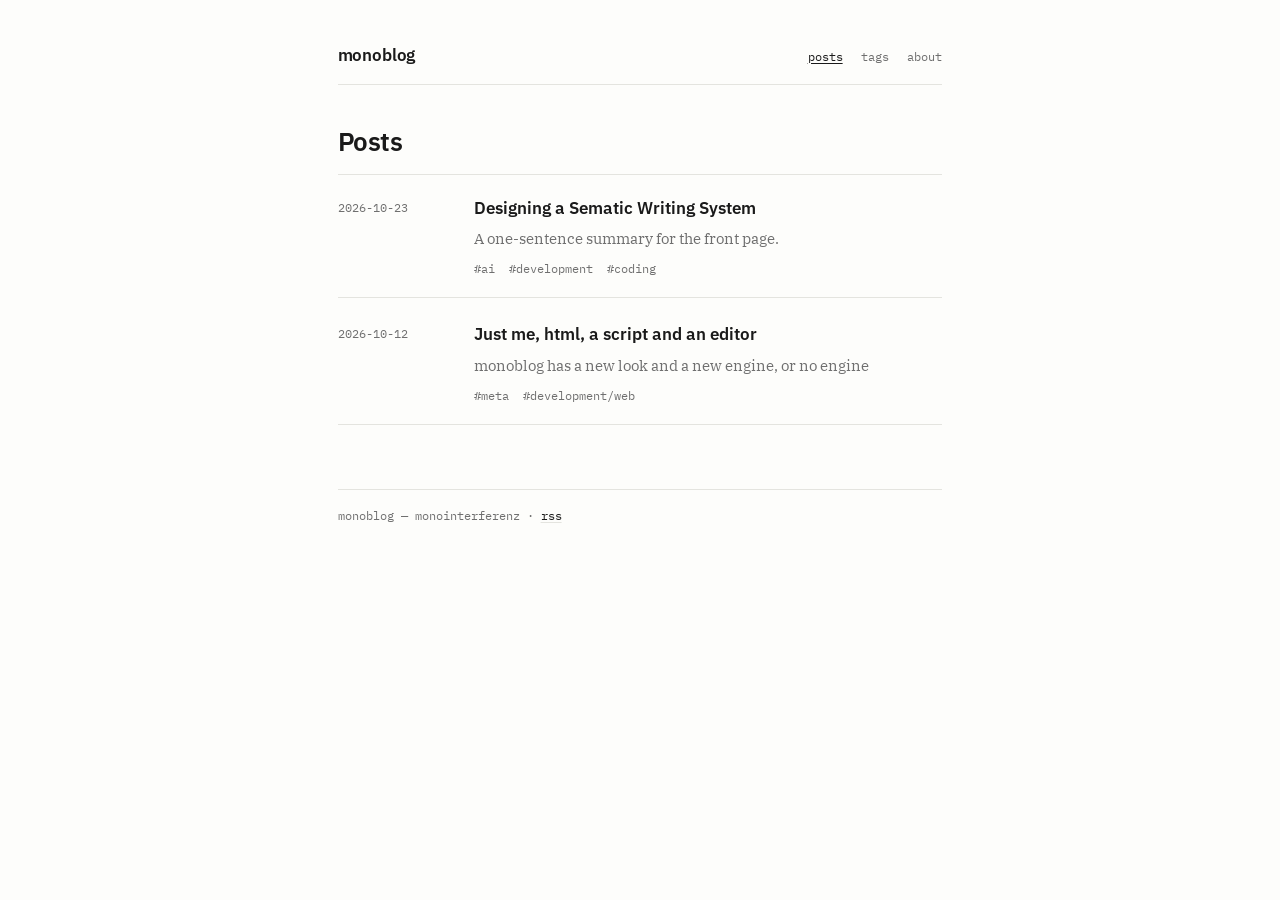
<file: index.html>
<!doctype html>
<html lang="en">
<head>
<meta charset="utf-8">
<meta name="viewport" content="width=device-width, initial-scale=1">
<meta name="color-scheme" content="light dark">
<title>monoblog — posts</title>
<meta name="generator" content="yoctoblog">
<link rel="preconnect" href="https://fonts.googleapis.com">
<link rel="preconnect" href="https://fonts.gstatic.com" crossorigin>
<link rel="stylesheet" href="https://fonts.googleapis.com/css2?family=IBM+Plex+Mono:wght@400;500&amp;family=IBM+Plex+Sans:wght@400;500;600&amp;family=IBM+Plex+Serif:ital,wght@0,400;0,600;1,400&amp;display=swap">
<link rel="alternate" type="application/rss+xml" title="monoblog" href="feed.xml">
<link rel="stylesheet" href="style.css">
</head>
<body>
<div class="wrap">
<header class="site-header">
  <a class="site-title" href="index.html">monoblog</a>
  <nav class="site-nav">
    <a href="index.html" aria-current="page">posts</a>
    <a href="tags/index.html">tags</a>
    <a href="about.html">about</a>
  </nav>
</header>
<main>
<h1 class="page-title">Posts</h1>
<ul class="post-list">
  <li class="post-item">
    <time class="post-date" datetime="2026-10-23">2026-10-23</time>
    <div class="post-main">
      <a class="post-title" href="posts/2026-10-23-designing_a_sematic_writing_system.html">Designing a Sematic Writing System</a>
      <p class="post-summary">A one-sentence summary for the front page.</p>
      <p class="post-tags"><a class="tag" href="tags/ai/index.html">#ai</a><a class="tag" href="tags/development/index.html">#development</a><a class="tag" href="tags/coding/index.html">#coding</a></p>
    </div>
  </li>
  <li class="post-item">
    <time class="post-date" datetime="2026-10-12">2026-10-12</time>
    <div class="post-main">
      <a class="post-title" href="posts/2026-10-12-me-html-editor.html">Just me, html, a script and an editor</a>
      <p class="post-summary">monoblog has a new look and a new engine, or no engine</p>
      <p class="post-tags"><a class="tag" href="tags/meta/index.html">#meta</a><a class="tag" href="tags/development/web/index.html">#development/web</a></p>
    </div>
  </li>
</ul>
</main>
<footer class="site-footer">
  <p>monoblog — monointerferenz · <a href="feed.xml">rss</a></p>
</footer>
</div>
</body>
</html>
</file>
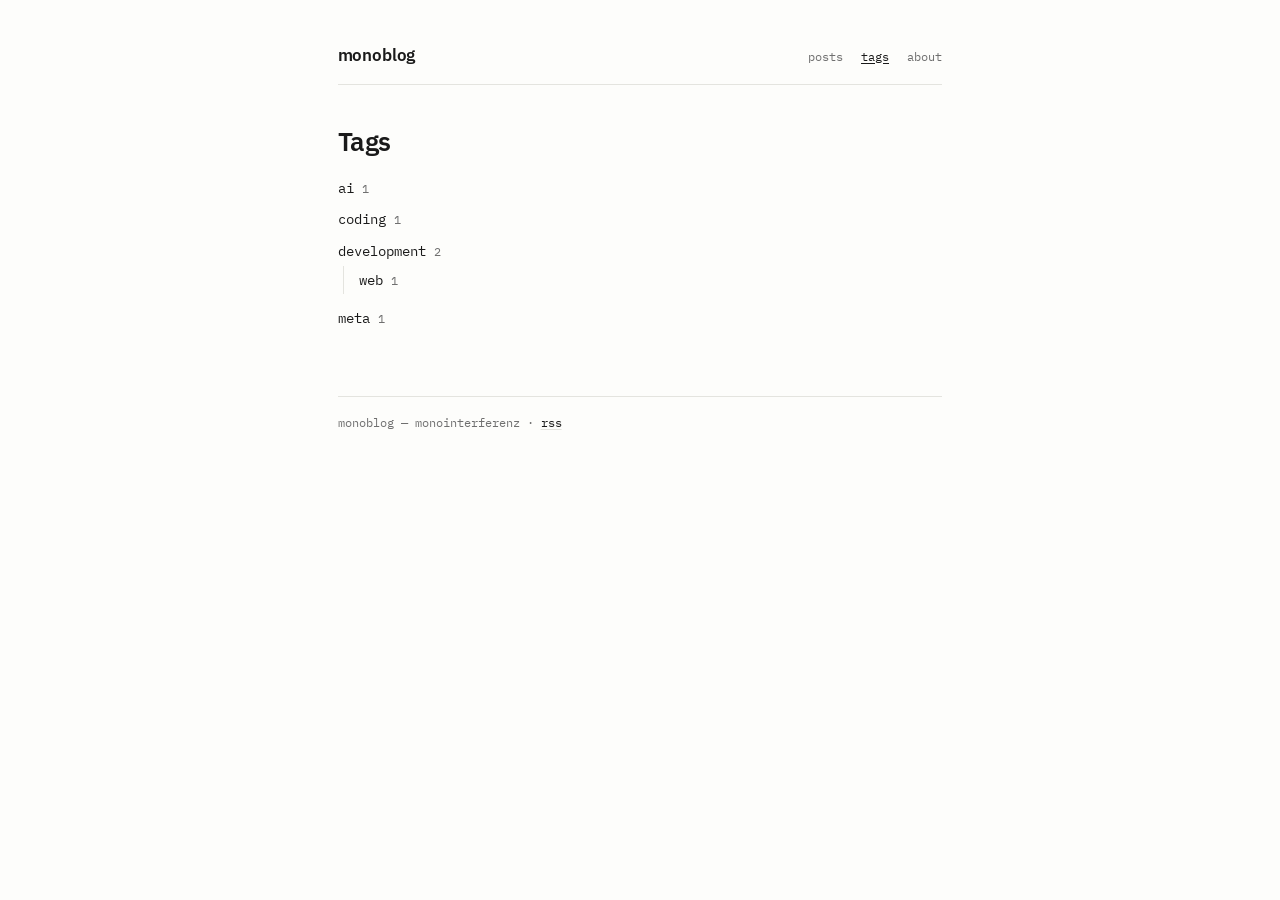
<file: tags/index.html>
<!doctype html>
<html lang="en">
<head>
<meta charset="utf-8">
<meta name="viewport" content="width=device-width, initial-scale=1">
<meta name="color-scheme" content="light dark">
<title>tags — monoblog</title>
<meta name="generator" content="yoctoblog">
<link rel="preconnect" href="https://fonts.googleapis.com">
<link rel="preconnect" href="https://fonts.gstatic.com" crossorigin>
<link rel="stylesheet" href="https://fonts.googleapis.com/css2?family=IBM+Plex+Mono:wght@400;500&amp;family=IBM+Plex+Sans:wght@400;500;600&amp;family=IBM+Plex+Serif:ital,wght@0,400;0,600;1,400&amp;display=swap">
<link rel="alternate" type="application/rss+xml" title="monoblog" href="../feed.xml">
<link rel="stylesheet" href="../style.css">
</head>
<body>
<div class="wrap">
<header class="site-header">
  <a class="site-title" href="../index.html">monoblog</a>
  <nav class="site-nav">
    <a href="../index.html">posts</a>
    <a href="../tags/index.html" aria-current="page">tags</a>
    <a href="../about.html">about</a>
  </nav>
</header>
<main>
<h1 class="page-title">Tags</h1>
<ul class="tag-tree">
  <li><a href="../tags/ai/index.html" title="ai">ai</a> <span class="tag-count">1</span></li>
  <li><a href="../tags/coding/index.html" title="coding">coding</a> <span class="tag-count">1</span></li>
  <li><a href="../tags/development/index.html" title="development">development</a> <span class="tag-count">2</span>
    <ul>
  <li><a href="../tags/development/web/index.html" title="development/web">web</a> <span class="tag-count">1</span></li>
    </ul></li>
  <li><a href="../tags/meta/index.html" title="meta">meta</a> <span class="tag-count">1</span></li>
</ul>
</main>
<footer class="site-footer">
  <p>monoblog — monointerferenz · <a href="../feed.xml">rss</a></p>
</footer>
</div>
</body>
</html>
</file>
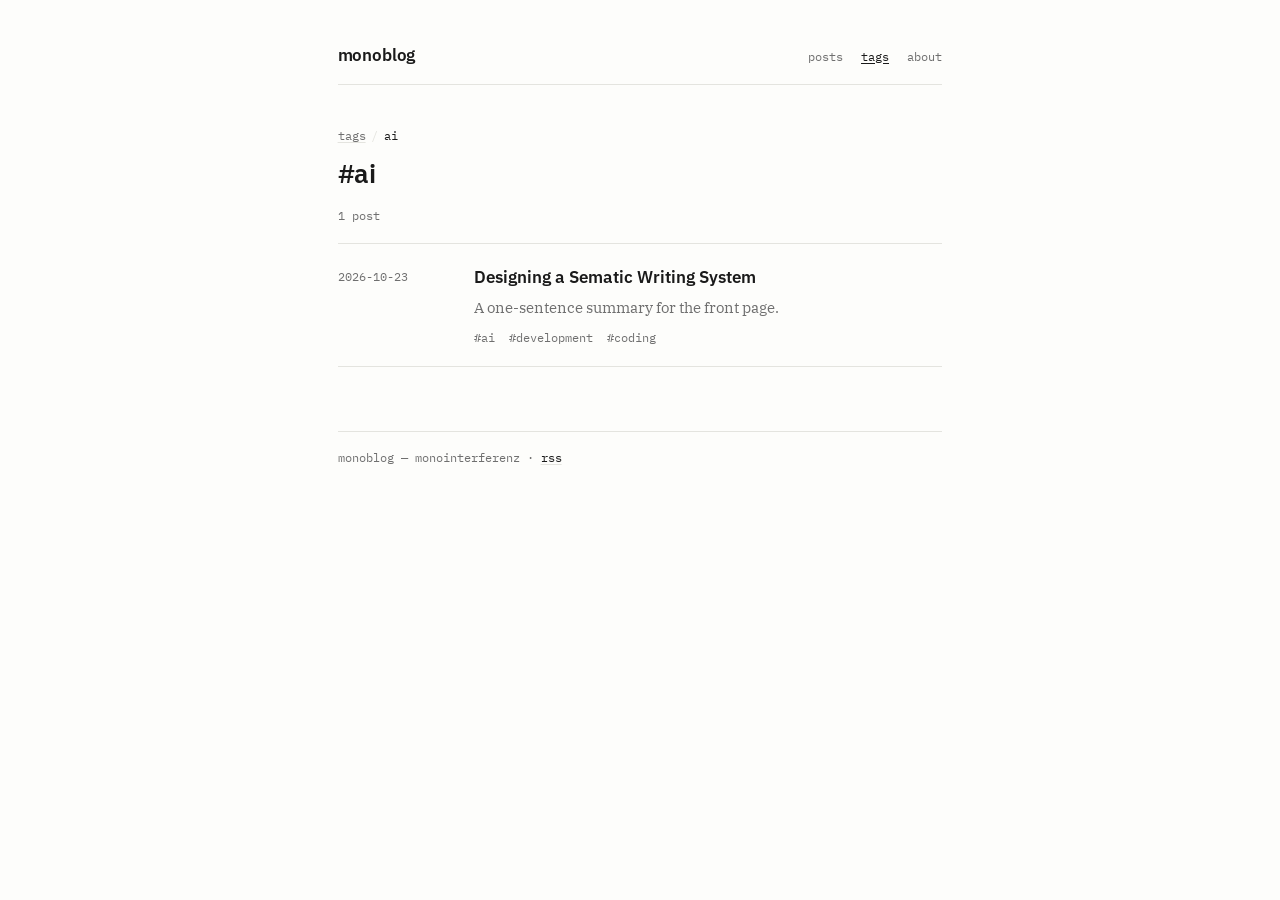
<file: tags/ai/index.html>
<!doctype html>
<html lang="en">
<head>
<meta charset="utf-8">
<meta name="viewport" content="width=device-width, initial-scale=1">
<meta name="color-scheme" content="light dark">
<title>#ai — monoblog</title>
<meta name="generator" content="yoctoblog">
<link rel="preconnect" href="https://fonts.googleapis.com">
<link rel="preconnect" href="https://fonts.gstatic.com" crossorigin>
<link rel="stylesheet" href="https://fonts.googleapis.com/css2?family=IBM+Plex+Mono:wght@400;500&amp;family=IBM+Plex+Sans:wght@400;500;600&amp;family=IBM+Plex+Serif:ital,wght@0,400;0,600;1,400&amp;display=swap">
<link rel="alternate" type="application/rss+xml" title="monoblog" href="../../feed.xml">
<link rel="stylesheet" href="../../style.css">
</head>
<body>
<div class="wrap">
<header class="site-header">
  <a class="site-title" href="../../index.html">monoblog</a>
  <nav class="site-nav">
    <a href="../../index.html">posts</a>
    <a href="../../tags/index.html" aria-current="page">tags</a>
    <a href="../../about.html">about</a>
  </nav>
</header>
<main>
<nav class="breadcrumb"><a href="../../tags/index.html">tags</a><span class="sep">/</span><span class="current">ai</span></nav>
<h1 class="page-title">#ai</h1>
<p class="tag-count">1 post</p>
<ul class="post-list">
  <li class="post-item">
    <time class="post-date" datetime="2026-10-23">2026-10-23</time>
    <div class="post-main">
      <a class="post-title" href="../../posts/2026-10-23-designing_a_sematic_writing_system.html">Designing a Sematic Writing System</a>
      <p class="post-summary">A one-sentence summary for the front page.</p>
      <p class="post-tags"><a class="tag" href="../../tags/ai/index.html">#ai</a><a class="tag" href="../../tags/development/index.html">#development</a><a class="tag" href="../../tags/coding/index.html">#coding</a></p>
    </div>
  </li>
</ul>
</main>
<footer class="site-footer">
  <p>monoblog — monointerferenz · <a href="../../feed.xml">rss</a></p>
</footer>
</div>
</body>
</html>
</file>
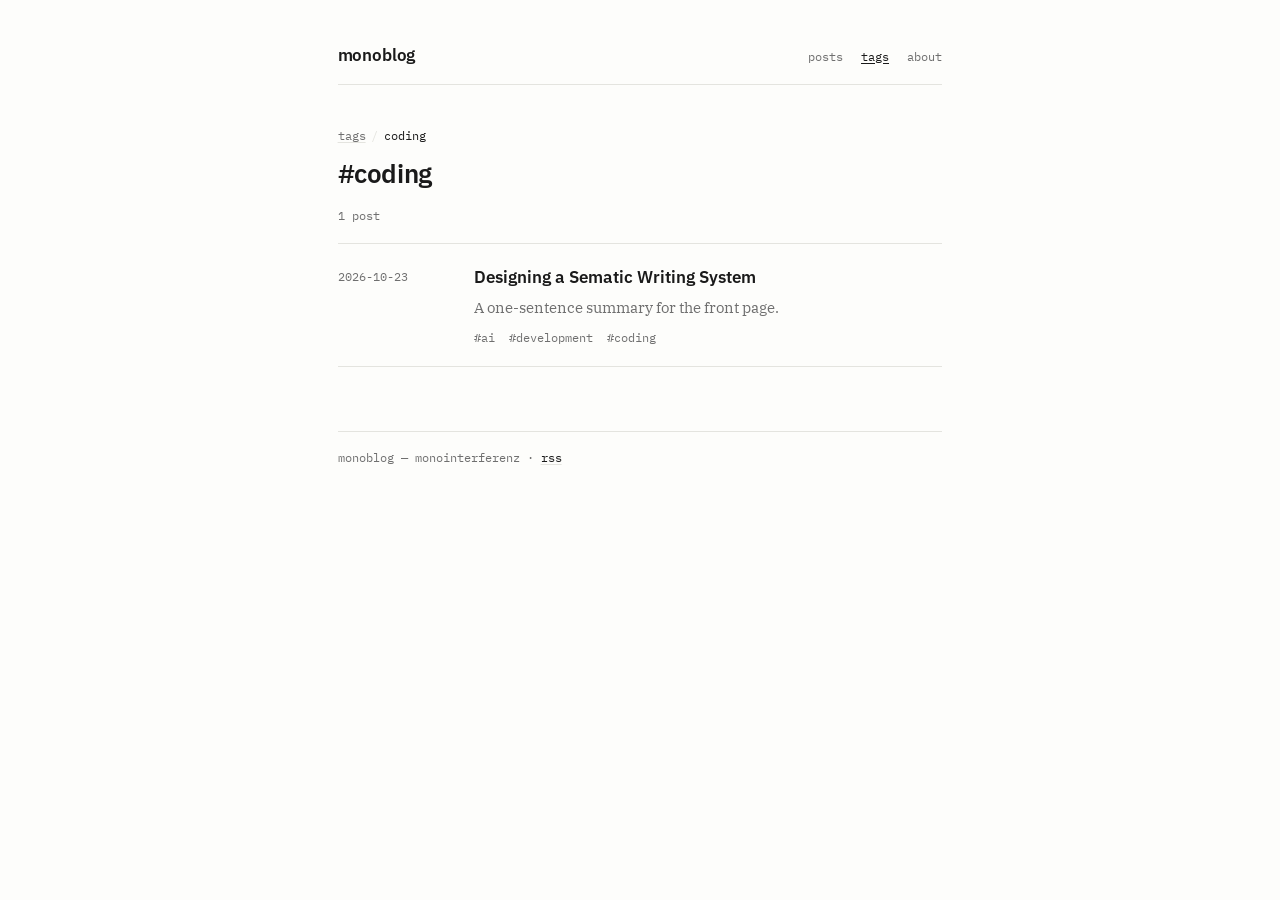
<file: tags/coding/index.html>
<!doctype html>
<html lang="en">
<head>
<meta charset="utf-8">
<meta name="viewport" content="width=device-width, initial-scale=1">
<meta name="color-scheme" content="light dark">
<title>#coding — monoblog</title>
<meta name="generator" content="yoctoblog">
<link rel="preconnect" href="https://fonts.googleapis.com">
<link rel="preconnect" href="https://fonts.gstatic.com" crossorigin>
<link rel="stylesheet" href="https://fonts.googleapis.com/css2?family=IBM+Plex+Mono:wght@400;500&amp;family=IBM+Plex+Sans:wght@400;500;600&amp;family=IBM+Plex+Serif:ital,wght@0,400;0,600;1,400&amp;display=swap">
<link rel="alternate" type="application/rss+xml" title="monoblog" href="../../feed.xml">
<link rel="stylesheet" href="../../style.css">
</head>
<body>
<div class="wrap">
<header class="site-header">
  <a class="site-title" href="../../index.html">monoblog</a>
  <nav class="site-nav">
    <a href="../../index.html">posts</a>
    <a href="../../tags/index.html" aria-current="page">tags</a>
    <a href="../../about.html">about</a>
  </nav>
</header>
<main>
<nav class="breadcrumb"><a href="../../tags/index.html">tags</a><span class="sep">/</span><span class="current">coding</span></nav>
<h1 class="page-title">#coding</h1>
<p class="tag-count">1 post</p>
<ul class="post-list">
  <li class="post-item">
    <time class="post-date" datetime="2026-10-23">2026-10-23</time>
    <div class="post-main">
      <a class="post-title" href="../../posts/2026-10-23-designing_a_sematic_writing_system.html">Designing a Sematic Writing System</a>
      <p class="post-summary">A one-sentence summary for the front page.</p>
      <p class="post-tags"><a class="tag" href="../../tags/ai/index.html">#ai</a><a class="tag" href="../../tags/development/index.html">#development</a><a class="tag" href="../../tags/coding/index.html">#coding</a></p>
    </div>
  </li>
</ul>
</main>
<footer class="site-footer">
  <p>monoblog — monointerferenz · <a href="../../feed.xml">rss</a></p>
</footer>
</div>
</body>
</html>
</file>
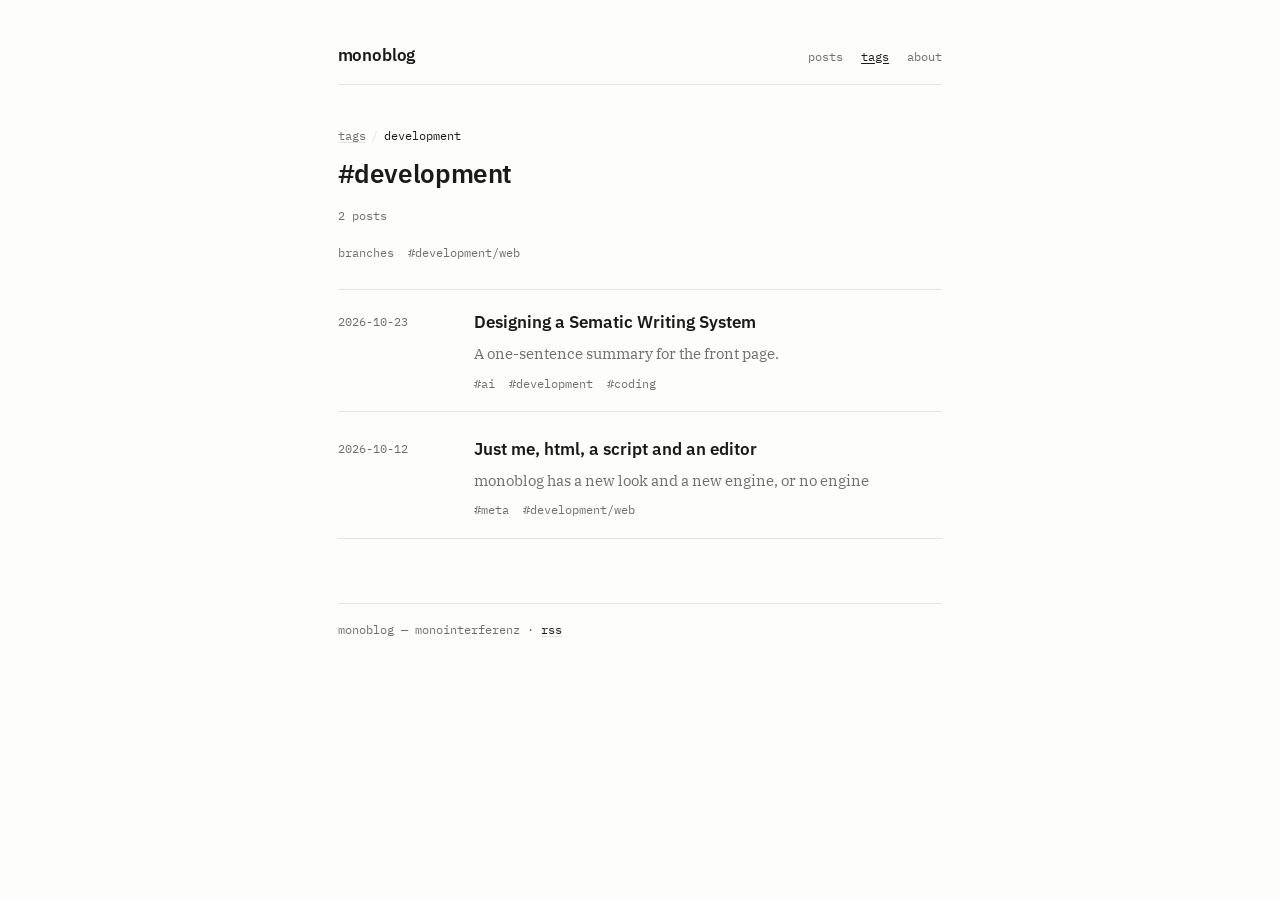
<file: tags/development/index.html>
<!doctype html>
<html lang="en">
<head>
<meta charset="utf-8">
<meta name="viewport" content="width=device-width, initial-scale=1">
<meta name="color-scheme" content="light dark">
<title>#development — monoblog</title>
<meta name="generator" content="yoctoblog">
<link rel="preconnect" href="https://fonts.googleapis.com">
<link rel="preconnect" href="https://fonts.gstatic.com" crossorigin>
<link rel="stylesheet" href="https://fonts.googleapis.com/css2?family=IBM+Plex+Mono:wght@400;500&amp;family=IBM+Plex+Sans:wght@400;500;600&amp;family=IBM+Plex+Serif:ital,wght@0,400;0,600;1,400&amp;display=swap">
<link rel="alternate" type="application/rss+xml" title="monoblog" href="../../feed.xml">
<link rel="stylesheet" href="../../style.css">
</head>
<body>
<div class="wrap">
<header class="site-header">
  <a class="site-title" href="../../index.html">monoblog</a>
  <nav class="site-nav">
    <a href="../../index.html">posts</a>
    <a href="../../tags/index.html" aria-current="page">tags</a>
    <a href="../../about.html">about</a>
  </nav>
</header>
<main>
<nav class="breadcrumb"><a href="../../tags/index.html">tags</a><span class="sep">/</span><span class="current">development</span></nav>
<h1 class="page-title">#development</h1>
<p class="tag-count">2 posts</p>
<p class="subtags"><span class="label">branches</span> <a class="tag" href="../../tags/development/web/index.html">#development/web</a></p>
<ul class="post-list">
  <li class="post-item">
    <time class="post-date" datetime="2026-10-23">2026-10-23</time>
    <div class="post-main">
      <a class="post-title" href="../../posts/2026-10-23-designing_a_sematic_writing_system.html">Designing a Sematic Writing System</a>
      <p class="post-summary">A one-sentence summary for the front page.</p>
      <p class="post-tags"><a class="tag" href="../../tags/ai/index.html">#ai</a><a class="tag" href="../../tags/development/index.html">#development</a><a class="tag" href="../../tags/coding/index.html">#coding</a></p>
    </div>
  </li>
  <li class="post-item">
    <time class="post-date" datetime="2026-10-12">2026-10-12</time>
    <div class="post-main">
      <a class="post-title" href="../../posts/2026-10-12-me-html-editor.html">Just me, html, a script and an editor</a>
      <p class="post-summary">monoblog has a new look and a new engine, or no engine</p>
      <p class="post-tags"><a class="tag" href="../../tags/meta/index.html">#meta</a><a class="tag" href="../../tags/development/web/index.html">#development/web</a></p>
    </div>
  </li>
</ul>
</main>
<footer class="site-footer">
  <p>monoblog — monointerferenz · <a href="../../feed.xml">rss</a></p>
</footer>
</div>
</body>
</html>
</file>
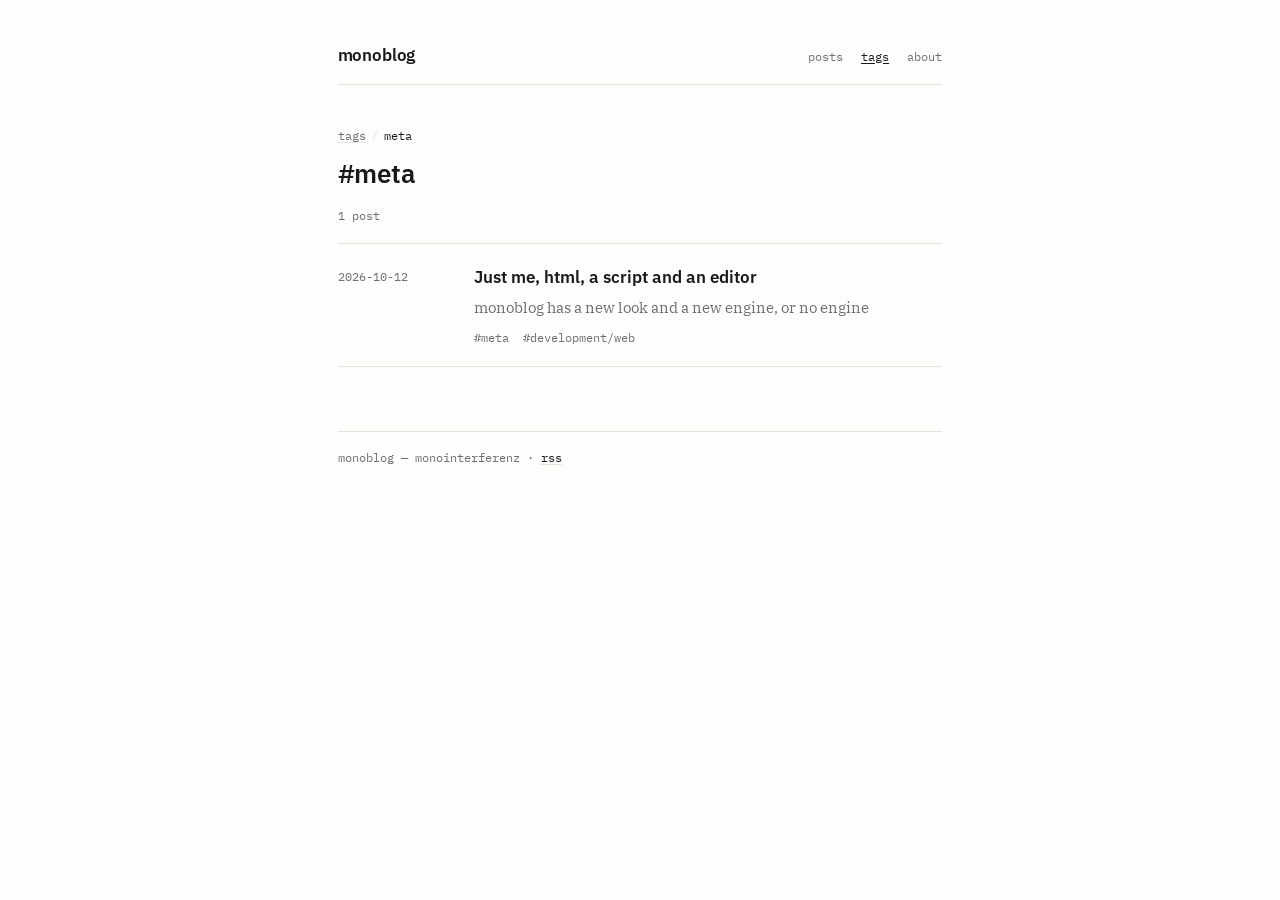
<file: tags/meta/index.html>
<!doctype html>
<html lang="en">
<head>
<meta charset="utf-8">
<meta name="viewport" content="width=device-width, initial-scale=1">
<meta name="color-scheme" content="light dark">
<title>#meta — monoblog</title>
<meta name="generator" content="yoctoblog">
<link rel="preconnect" href="https://fonts.googleapis.com">
<link rel="preconnect" href="https://fonts.gstatic.com" crossorigin>
<link rel="stylesheet" href="https://fonts.googleapis.com/css2?family=IBM+Plex+Mono:wght@400;500&amp;family=IBM+Plex+Sans:wght@400;500;600&amp;family=IBM+Plex+Serif:ital,wght@0,400;0,600;1,400&amp;display=swap">
<link rel="alternate" type="application/rss+xml" title="monoblog" href="../../feed.xml">
<link rel="stylesheet" href="../../style.css">
</head>
<body>
<div class="wrap">
<header class="site-header">
  <a class="site-title" href="../../index.html">monoblog</a>
  <nav class="site-nav">
    <a href="../../index.html">posts</a>
    <a href="../../tags/index.html" aria-current="page">tags</a>
    <a href="../../about.html">about</a>
  </nav>
</header>
<main>
<nav class="breadcrumb"><a href="../../tags/index.html">tags</a><span class="sep">/</span><span class="current">meta</span></nav>
<h1 class="page-title">#meta</h1>
<p class="tag-count">1 post</p>
<ul class="post-list">
  <li class="post-item">
    <time class="post-date" datetime="2026-10-12">2026-10-12</time>
    <div class="post-main">
      <a class="post-title" href="../../posts/2026-10-12-me-html-editor.html">Just me, html, a script and an editor</a>
      <p class="post-summary">monoblog has a new look and a new engine, or no engine</p>
      <p class="post-tags"><a class="tag" href="../../tags/meta/index.html">#meta</a><a class="tag" href="../../tags/development/web/index.html">#development/web</a></p>
    </div>
  </li>
</ul>
</main>
<footer class="site-footer">
  <p>monoblog — monointerferenz · <a href="../../feed.xml">rss</a></p>
</footer>
</div>
</body>
</html>
</file>
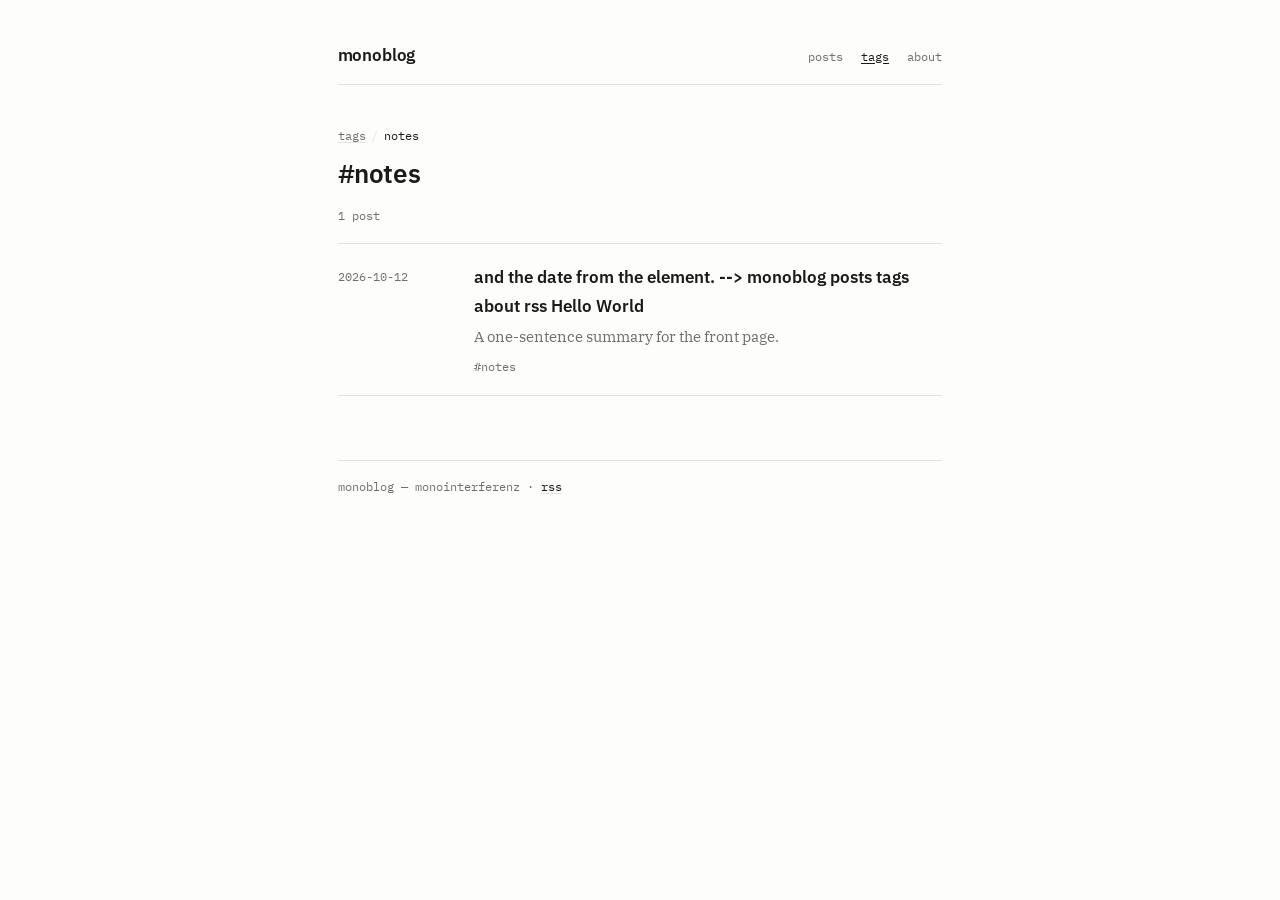
<file: tags/notes/index.html>
<!doctype html>
<html lang="en">
<head>
<meta charset="utf-8">
<meta name="viewport" content="width=device-width, initial-scale=1">
<meta name="color-scheme" content="light dark">
<title>#notes — monoblog</title>
<meta name="generator" content="yoctoblog">
<link rel="preconnect" href="https://fonts.googleapis.com">
<link rel="preconnect" href="https://fonts.gstatic.com" crossorigin>
<link rel="stylesheet" href="https://fonts.googleapis.com/css2?family=IBM+Plex+Mono:wght@400;500&amp;family=IBM+Plex+Sans:wght@400;500;600&amp;family=IBM+Plex+Serif:ital,wght@0,400;0,600;1,400&amp;display=swap">
<link rel="alternate" type="application/rss+xml" title="monoblog" href="../../feed.xml">
<link rel="stylesheet" href="../../style.css">
</head>
<body>
<div class="wrap">
<header class="site-header">
  <a class="site-title" href="../../index.html">monoblog</a>
  <nav class="site-nav">
    <a href="../../index.html">posts</a>
    <a href="../../tags/index.html" aria-current="page">tags</a>
    <a href="../../about.html">about</a>
  </nav>
</header>
<main>
<nav class="breadcrumb"><a href="../../tags/index.html">tags</a><span class="sep">/</span><span class="current">notes</span></nav>
<h1 class="page-title">#notes</h1>
<p class="tag-count">1 post</p>
<ul class="post-list">
  <li class="post-item">
    <time class="post-date" datetime="2026-10-12">2026-10-12</time>
    <div class="post-main">
      <a class="post-title" href="../../posts/2026-10-12-hello-world.html">and the date from the element. --&gt; monoblog posts tags about rss Hello World</a>
      <p class="post-summary">A one-sentence summary for the front page.</p>
      <p class="post-tags"><a class="tag" href="../../tags/notes/index.html">#notes</a></p>
    </div>
  </li>
</ul>
</main>
<footer class="site-footer">
  <p>monoblog — monointerferenz · <a href="../../feed.xml">rss</a></p>
</footer>
</div>
</body>
</html>
</file>
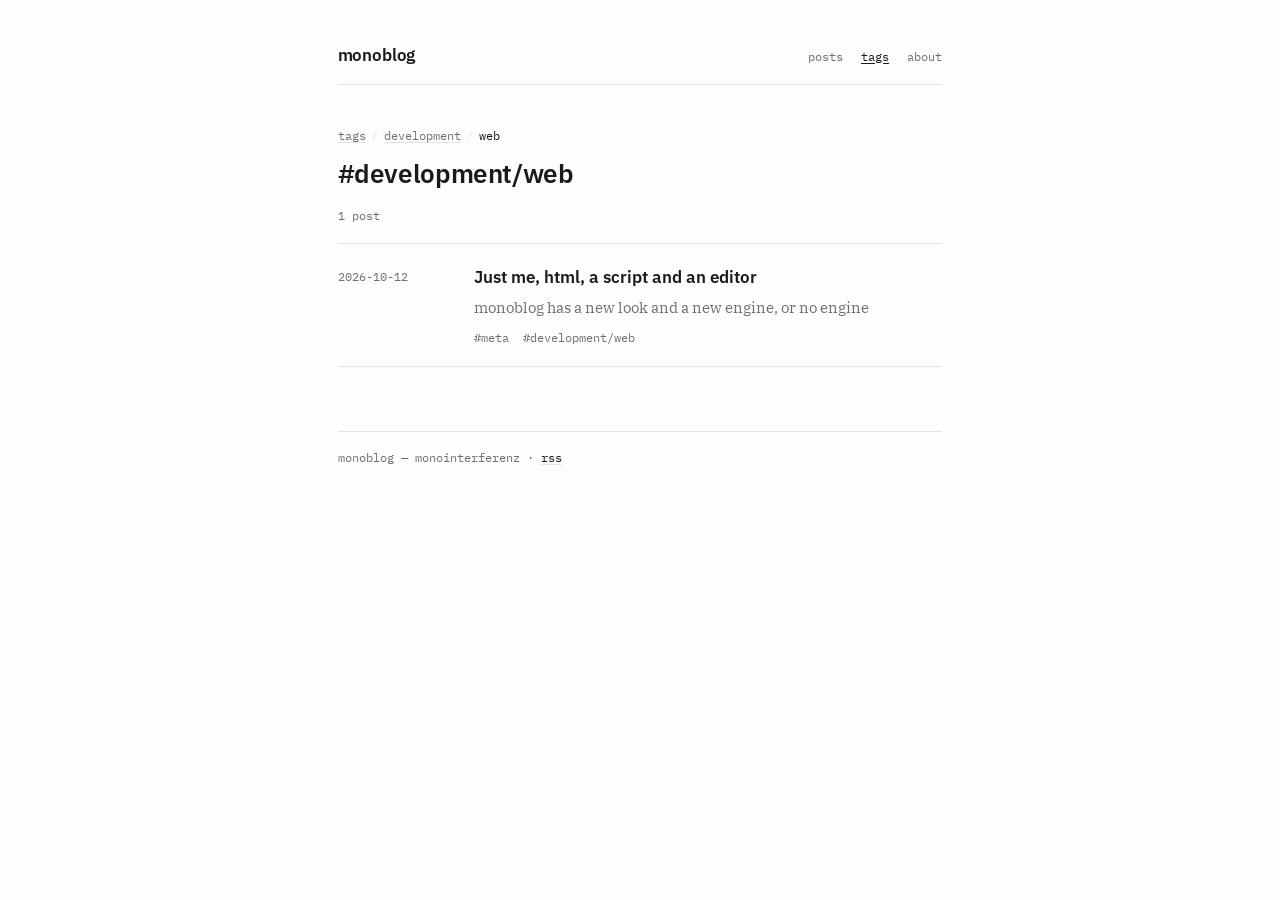
<file: tags/development/web/index.html>
<!doctype html>
<html lang="en">
<head>
<meta charset="utf-8">
<meta name="viewport" content="width=device-width, initial-scale=1">
<meta name="color-scheme" content="light dark">
<title>#development/web — monoblog</title>
<meta name="generator" content="yoctoblog">
<link rel="preconnect" href="https://fonts.googleapis.com">
<link rel="preconnect" href="https://fonts.gstatic.com" crossorigin>
<link rel="stylesheet" href="https://fonts.googleapis.com/css2?family=IBM+Plex+Mono:wght@400;500&amp;family=IBM+Plex+Sans:wght@400;500;600&amp;family=IBM+Plex+Serif:ital,wght@0,400;0,600;1,400&amp;display=swap">
<link rel="alternate" type="application/rss+xml" title="monoblog" href="../../../feed.xml">
<link rel="stylesheet" href="../../../style.css">
</head>
<body>
<div class="wrap">
<header class="site-header">
  <a class="site-title" href="../../../index.html">monoblog</a>
  <nav class="site-nav">
    <a href="../../../index.html">posts</a>
    <a href="../../../tags/index.html" aria-current="page">tags</a>
    <a href="../../../about.html">about</a>
  </nav>
</header>
<main>
<nav class="breadcrumb"><a href="../../../tags/index.html">tags</a><span class="sep">/</span><a href="../../../tags/development/index.html">development</a><span class="sep">/</span><span class="current">web</span></nav>
<h1 class="page-title">#development/web</h1>
<p class="tag-count">1 post</p>
<ul class="post-list">
  <li class="post-item">
    <time class="post-date" datetime="2026-10-12">2026-10-12</time>
    <div class="post-main">
      <a class="post-title" href="../../../posts/2026-10-12-me-html-editor.html">Just me, html, a script and an editor</a>
      <p class="post-summary">monoblog has a new look and a new engine, or no engine</p>
      <p class="post-tags"><a class="tag" href="../../../tags/meta/index.html">#meta</a><a class="tag" href="../../../tags/development/web/index.html">#development/web</a></p>
    </div>
  </li>
</ul>
</main>
<footer class="site-footer">
  <p>monoblog — monointerferenz · <a href="../../../feed.xml">rss</a></p>
</footer>
</div>
</body>
</html>
</file>
<file: style.css>
/* ---------------------------------------------------------------------------
   yoctoblog — a small, nearly-plaintext stylesheet
   Fonts: IBM Plex Sans / Serif / Mono (loaded from the CDN in each page head)
   --------------------------------------------------------------------------- */

:root {
  --sans: "IBM Plex Sans", system-ui, -apple-system, "Segoe UI", sans-serif;
  --serif: "IBM Plex Serif", Georgia, "Times New Roman", serif;
  --mono: "IBM Plex Mono", ui-monospace, SFMono-Regular, Menlo, monospace;

  --bg: #fdfdfb;
  --fg: #1a1a1a;
  --muted: #6f6f6f;
  --rule: #e4e4df;
  --accent: #0b5fce;

  --measure: 41rem;
  --pad: clamp(1.1rem, 4vw, 1.6rem);
}

@media (prefers-color-scheme: dark) {
  :root {
    --bg: #121212;
    --fg: #e7e7e3;
    --muted: #9b9b96;
    --rule: #2c2c2c;
    --accent: #8ab4ff;
  }
}

*,
*::before,
*::after { box-sizing: border-box; }

html { -webkit-text-size-adjust: 100%; }

body {
  margin: 0;
  background: var(--bg);
  color: var(--fg);
  font-family: var(--serif);
  font-size: clamp(1rem, 0.96rem + 0.2vw, 1.09rem);
  line-height: 1.65;
  overflow-wrap: break-word;
  text-rendering: optimizeLegibility;
  -webkit-font-smoothing: antialiased;
}

.wrap {
  max-width: var(--measure);
  margin: 0 auto;
  padding: 2.6rem var(--pad) 5rem;
}

.video-container {
  position: relative;
  padding-bottom: 56.25%; /* 16:9 */
  height: 0;
}
.video-container iframe {
  position: absolute;
  top: 0;
  left: 0;
  width: 100%;
  height: 100%;
}

/* --- links ---------------------------------------------------------------- */

a {
  color: var(--fg);
  text-decoration: underline;
  text-decoration-color: var(--rule);
  text-decoration-thickness: 0.06em;
  text-underline-offset: 0.16em;
}
a:hover { text-decoration-color: currentColor; }

:focus-visible {
  outline: 2px solid var(--accent);
  outline-offset: 2px;
  border-radius: 2px;
}

::selection { background: var(--accent); color: #fff; }

/* --- header / footer ------------------------------------------------------ */

.site-header {
  display: flex;
  flex-wrap: wrap;
  align-items: baseline;
  justify-content: space-between;
  gap: 0.5rem 1.5rem;
  padding-bottom: 0.9rem;
  margin-bottom: 2.6rem;
  border-bottom: 1px solid var(--rule);
}

.site-title {
  font-family: var(--sans);
  font-weight: 600;
  font-size: 1.05rem;
  letter-spacing: -0.01em;
  text-decoration: none;
}
.site-title:hover { text-decoration: underline; }

.site-nav {
  display: flex;
  gap: 1.15rem;
  font-family: var(--mono);
  font-size: 0.78rem;
}
.site-nav a { color: var(--muted); text-decoration: none; }
.site-nav a:hover,
.site-nav a[aria-current="page"] { color: var(--fg); text-decoration: underline; }

.site-footer {
  margin-top: 4rem;
  padding-top: 1rem;
  border-top: 1px solid var(--rule);
  font-family: var(--mono);
  font-size: 0.74rem;
  color: var(--muted);
}
.site-footer p { margin: 0; }

/* --- typography ----------------------------------------------------------- */

h1, h2, h3, h4 {
  font-family: var(--sans);
  font-weight: 600;
  line-height: 1.25;
  letter-spacing: -0.015em;
}
h1 { font-size: 1.6rem; margin: 0 0 1rem; }
h2 { font-size: 1.24rem; margin: 2.3rem 0 0.7rem; }
h3 { font-size: 1.05rem; margin: 1.8rem 0 0.5rem; }
p { margin: 0 0 1.1rem; }
ul, ol { margin: 0 0 1.1rem; padding-left: 1.4rem; }
li { margin: 0.25rem 0; }
hr { border: 0; border-top: 1px solid var(--rule); margin: 2.5rem 0; }
.muted { color: var(--muted); }

blockquote {
  margin: 1.5rem 0;
  padding: 0.1rem 0 0.1rem 1.1rem;
  border-left: 2px solid var(--rule);
  color: var(--muted);
}
blockquote p:last-child { margin-bottom: 0; }

img, svg, video { max-width: 100%; height: auto; }

figure { margin: 1.6rem 0; }
figcaption {
  margin-top: 0.45rem;
  font-family: var(--mono);
  font-size: 0.74rem;
  color: var(--muted);
}

table { width: 100%; border-collapse: collapse; font-size: 0.92rem; }
th, td { text-align: left; padding: 0.4rem 0.6rem; border-bottom: 1px solid var(--rule); }

code, kbd, samp { font-family: var(--mono); font-size: 0.85em; }
code { background: rgba(0, 0, 0, 0.045); padding: 0.08em 0.32em; border-radius: 3px; }
pre {
  font-family: var(--mono);
  font-size: 0.82rem;
  line-height: 1.55;
  background: rgba(0, 0, 0, 0.04);
  border-radius: 4px;
  padding: 0.9rem 1rem;
  margin: 0 0 1.2rem;
  overflow-x: auto;
}
pre code { background: none; padding: 0; font-size: inherit; }

@media (prefers-color-scheme: dark) {
  code { background: rgba(255, 255, 255, 0.08); }
  pre { background: rgba(255, 255, 255, 0.06); }
}

/* --- page title ----------------------------------------------------------- */

.page-title { font-family: var(--sans); }

/* --- post list (front page & tag pages) ----------------------------------- */

.post-list { list-style: none; margin: 0; padding: 0; }

.post-item {
  display: grid;
  grid-template-columns: 7rem 1fr;
  column-gap: 1.5rem;
  padding: 1.15rem 0;
  border-bottom: 1px solid var(--rule);
}
.post-item:first-child { border-top: 1px solid var(--rule); }

.post-date {
  font-family: var(--mono);
  font-size: 0.76rem;
  color: var(--muted);
  padding-top: 0.25rem;
  white-space: nowrap;
}

.post-title {
  font-family: var(--sans);
  font-weight: 600;
  font-size: 1.06rem;
  text-decoration: none;
}
.post-title:hover { text-decoration: underline; }

.post-summary {
  margin: 0.3rem 0 0;
  color: var(--muted);
  font-size: 0.95rem;
  line-height: 1.55;
}

.post-tags {
  display: flex;
  flex-wrap: wrap;
  gap: 0.15rem 0.9rem;
  margin: 0.5rem 0 0;
  font-family: var(--mono);
  font-size: 0.74rem;
}
.post-tags .tag { color: var(--muted); text-decoration: none; }
.post-tags .tag:hover { color: var(--fg); text-decoration: underline; }

@media (max-width: 34rem) {
  .post-item { grid-template-columns: 1fr; row-gap: 0.15rem; }
  .post-date { padding-top: 0; }
}

/* --- tag tree (tags index) ------------------------------------------------ */

.tag-tree {
  list-style: none;
  margin: 0;
  padding: 0;
  font-family: var(--mono);
  font-size: 0.85rem;
}
.tag-tree ul {
  list-style: none;
  margin: 0.15rem 0 0.15rem 0.35rem;
  padding-left: 0.9rem;
  border-left: 1px solid var(--rule);
}
.tag-tree li { padding: 0.16rem 0; }
.tag-tree a { text-decoration: none; }
.tag-tree a:hover { text-decoration: underline; }
.tag-count { color: var(--muted); }

.subtags {
  display: flex;
  flex-wrap: wrap;
  align-items: baseline;
  gap: 0.15rem 0.9rem;
  margin: 0 0 1.6rem;
  font-family: var(--mono);
  font-size: 0.76rem;
}
.subtags .label { color: var(--muted); }
.subtags .tag { color: var(--muted); text-decoration: none; }
.subtags .tag:hover { color: var(--fg); text-decoration: underline; }

/* --- breadcrumb ----------------------------------------------------------- */

.breadcrumb {
  margin: 0 0 0.7rem;
  font-family: var(--mono);
  font-size: 0.76rem;
  color: var(--muted);
}
.breadcrumb a { color: var(--muted); }
.breadcrumb .sep { padding: 0 0.35rem; color: var(--rule); }
.breadcrumb .current { color: var(--fg); }

.tag-count { font-family: var(--mono); font-size: 0.76rem; }

/* --- single post ---------------------------------------------------------- */

.post-header { margin-bottom: 2rem; }
.post-header h1 { margin-bottom: 0.35rem; }
.post-header .post-date { display: block; padding-top: 0; }

.post-footer {
  display: flex;
  flex-wrap: wrap;
  align-items: baseline;
  gap: 0.15rem 1rem;
  margin-top: 3rem;
  padding-top: 1rem;
  border-top: 1px solid var(--rule);
}
.post-footer .label {
  font-family: var(--mono);
  font-size: 0.74rem;
  color: var(--muted);
}
.post-footer .post-tags { margin: 0; }

/* --- syntax highlighting (Prism token classes) ---------------------------- */
/* We skip Prism's own theme and colour the tokens to match the site. */

:root {
  --code-comment: #6e7781;
  --code-keyword: #cf222e;
  --code-string: #0a3069;
  --code-number: #0550ae;
  --code-function: #8250df;
  --code-tag: #116329;
}

@media (prefers-color-scheme: dark) {
  :root {
    --code-comment: #8b949e;
    --code-keyword: #ff7b72;
    --code-string: #a5d6ff;
    --code-number: #79c0ff;
    --code-function: #d2a8ff;
    --code-tag: #7ee787;
  }
}

.token.comment,
.token.prolog,
.token.doctype,
.token.cdata { color: var(--code-comment); font-style: italic; }

.token.punctuation { color: var(--muted); }

.token.keyword,
.token.atrule,
.token.rule { color: var(--code-keyword); }

.token.string,
.token.char,
.token.attr-value,
.token.builtin,
.token.inserted,
.token.selector { color: var(--code-string); }

.token.number,
.token.boolean,
.token.constant,
.token.symbol { color: var(--code-number); }

.token.function,
.token.class-name { color: var(--code-function); }

.token.tag,
.token.attr-name,
.token.property,
.token.variable,
.token.regex { color: var(--code-tag); }

.token.operator,
.token.entity,
.token.url { color: var(--fg); }

.token.deleted { color: var(--code-keyword); }
.token.important { font-weight: 600; }
.token.italic { font-style: italic; }
</file>
